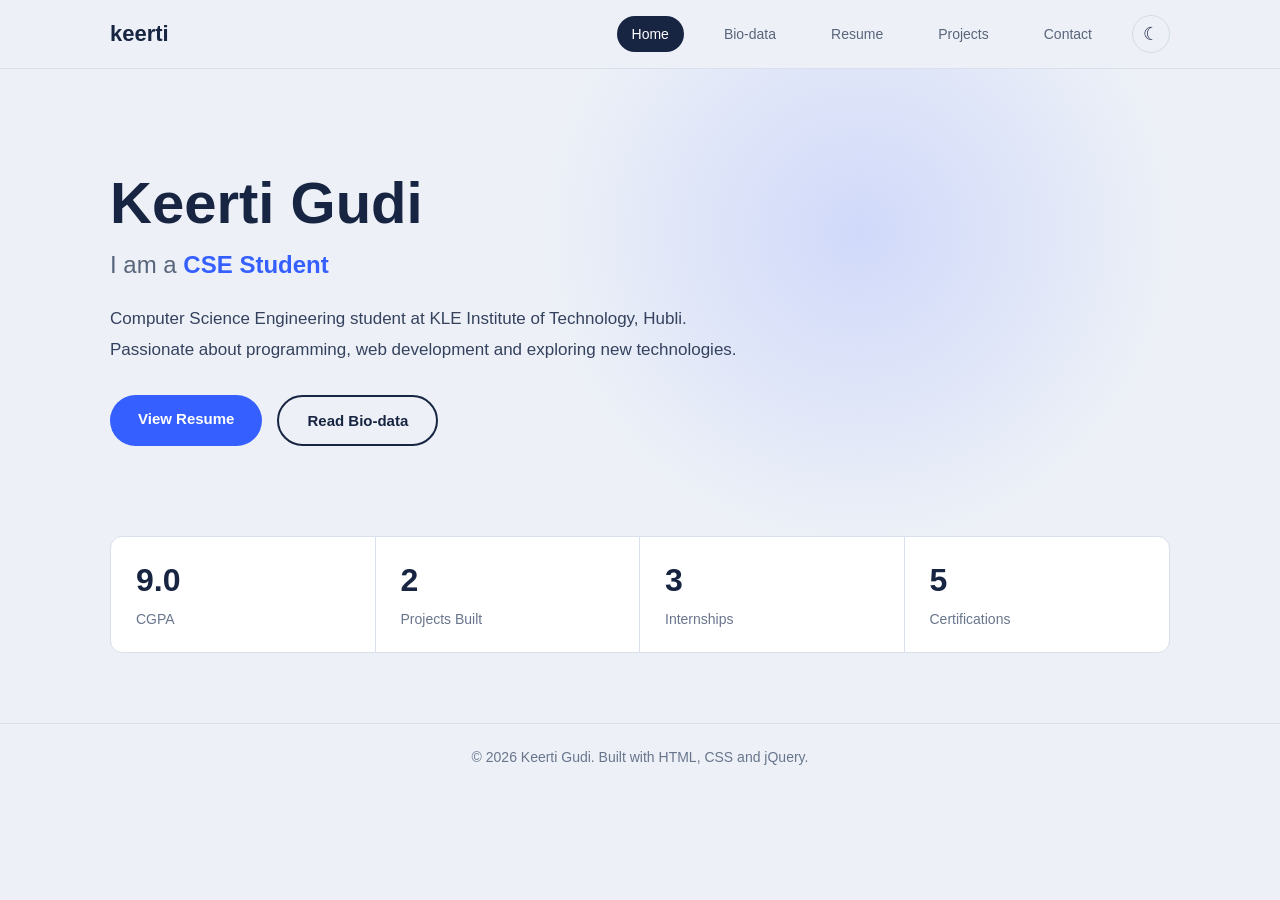
<file: index.html>
<!DOCTYPE html>
<html lang="en">
<head>
    <meta charset="UTF-8">
    <meta name="viewport" content="width=device-width, initial-scale=1.0">
    <title>Keerti Gudi | Portfolio</title>

    <link rel="stylesheet" href="style.css">
</head>

<body>

    <!-- Navigation Bar -->
    <header>
        <nav class="navbar">
            <a href="index.html" class="logo">keerti</a>

            <button class="menu-btn" id="menu-btn">☰</button>

            <ul class="nav-links" id="nav-links">
                <li><a href="index.html" class="active">Home</a></li>
                <li><a href="biodata.html">Bio-data</a></li>
                <li><a href="resume.html">Resume</a></li>
                <li><a href="projects.html">Projects</a></li>
                <li><a href="contact.html">Contact</a></li>
                <li><button id="theme-btn" class="theme-btn">☾</button></li>
            </ul>
        </nav>
    </header>

    <!-- Home Section -->
    <main>

        <section class="home-section">

            <div class="intro">

                <h1>Keerti Gudi</h1>

                <h2>
                    I am a
                    <span id="role-text">CSE Student</span>
                </h2>

                <p>
                    Computer Science Engineering student at
                    KLE Institute of Technology, Hubli.
                    Passionate about programming, web development
                    and exploring new technologies.
                </p>

                <div class="home-buttons">
                    <a href="resume.html" class="btn primary-btn">
                        View Resume
                    </a>

                    <a href="biodata.html" class="btn secondary-btn">
                        Read Bio-data
                    </a>
                </div>

            </div>

            <!-- Statistics Section -->
            <div class="stats">
<div class="stat-card">
    <h2>9.0</h2>
    <p>CGPA</p>
</div>

<div class="stat-card">
    <h2>2</h2>
    <p>Projects Built</p>
</div>

<div class="stat-card">
    <h2>3</h2>
    <p>Internships</p>
</div>

<div class="stat-card">
    <h2>5</h2>
    <p>Certifications</p>
</div>

</div>
        </section>

    </main>

    <!-- Footer -->
    <footer>
        <p>© 2026 Keerti Gudi. Built with HTML, CSS and jQuery.</p>
    </footer>

    <script src="https://code.jquery.com/jquery-3.7.1.min.js"></script>
    <script src="script.js"></script>

</body>
</html>
</file>
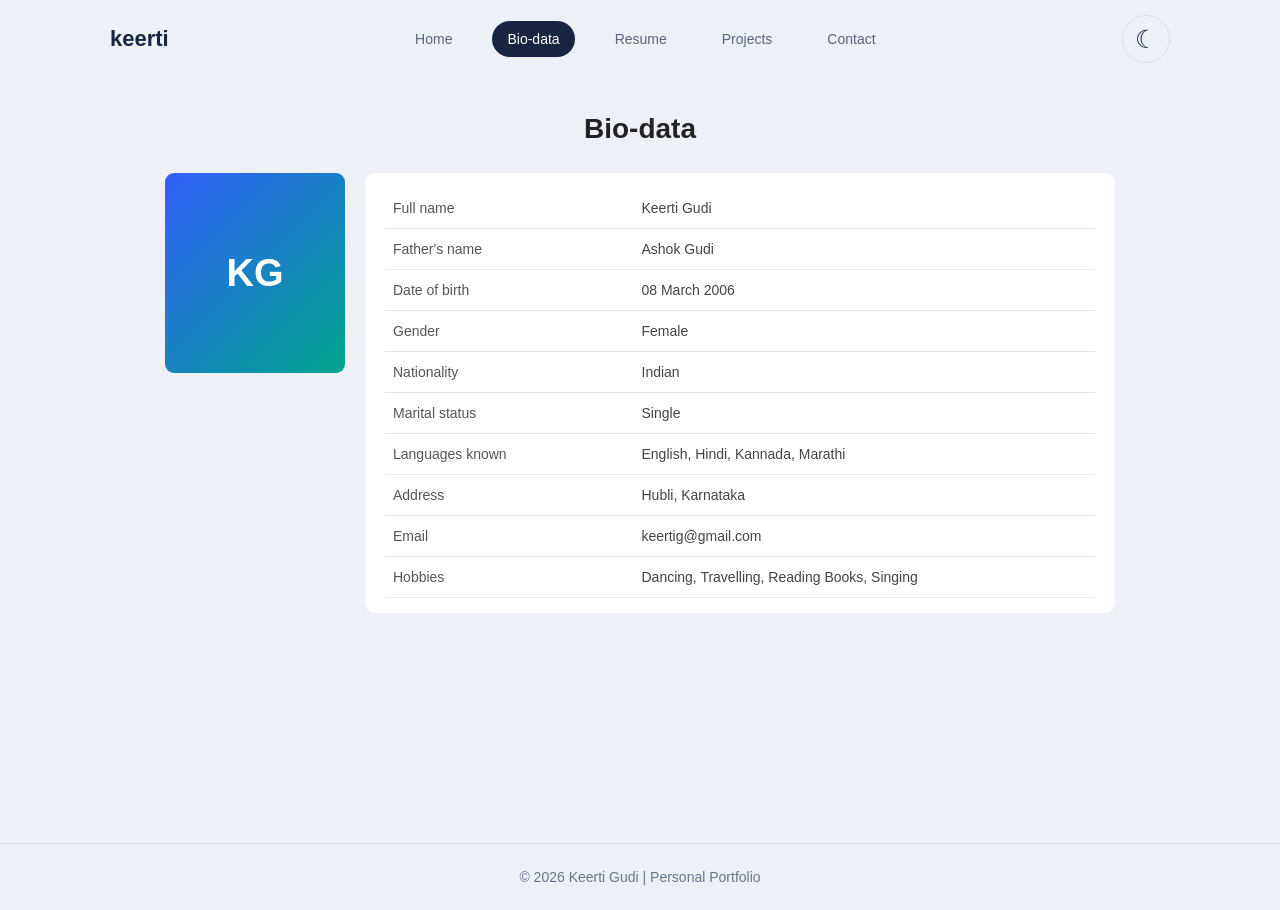
<file: biodata.html>
<!DOCTYPE html>
<html lang="en">
<head>
    <meta charset="UTF-8">
    <meta name="viewport" content="width=device-width, initial-scale=1.0">
    <title>Bio-data | Keerti</title>
    <link rel="stylesheet" href="style.css">
</head>
<body>

    <nav class="navbar">
        <a href="index.html" class="logo">keerti</a>

        <ul class="nav-links">
            <li><a href="index.html">Home</a></li>
            <li><a href="biodata.html" class="active">Bio-data</a></li>
            <li><a href="resume.html">Resume</a></li>
            <li><a href="projects.html">Projects</a></li>
            <li><a href="contact.html">Contact</a></li>
        </ul>
<button id="theme-btn" class="dark-mode-toggle">☾</button>
    </nav>

   
<section class="biodata-section">

    <h1>Bio-data</h1>

    <div class="biodata-container">

        <div class="biodata-initial">
            KG
        </div>

        <div class="biodata-details">

            <table class="biodata-table">
                <tr>
                    <td>Full name</td>
                    <td>Keerti Gudi</td>
                </tr>

                <tr>
                    <td>Father's name</td>
                    <td>Ashok Gudi</td>
                </tr>

                <tr>
                    <td>Date of birth</td>
                    <td>08 March 2006</td>
                </tr>

                <tr>
                    <td>Gender</td>
                    <td>Female</td>
                </tr>

                <tr>
                    <td>Nationality</td>
                    <td>Indian</td>
                </tr>

                <tr>
                    <td>Marital status</td>
                    <td>Single</td>
                </tr>

                <tr>
                    <td>Languages known</td>
                    <td>English, Hindi, Kannada, Marathi</td>
                </tr>

                <tr>
                    <td>Address</td>
                    <td>Hubli, Karnataka</td>
                </tr>

                <tr>
                    <td>Email</td>
                    <td>keertig@gmail.com</td>
                </tr>

                <tr>
                    <td>Hobbies</td>
                    <td>Dancing, Travelling, Reading Books, Singing</td>
                </tr>
            </table>

        </div>

    </div>

</section>


    <footer>
        <p>© 2026 Keerti Gudi | Personal Portfolio</p>
    </footer>

    <script src="https://code.jquery.com/jquery-3.7.1.min.js"></script>
<script src="script.js"></script>

</body>
</html>
</file>
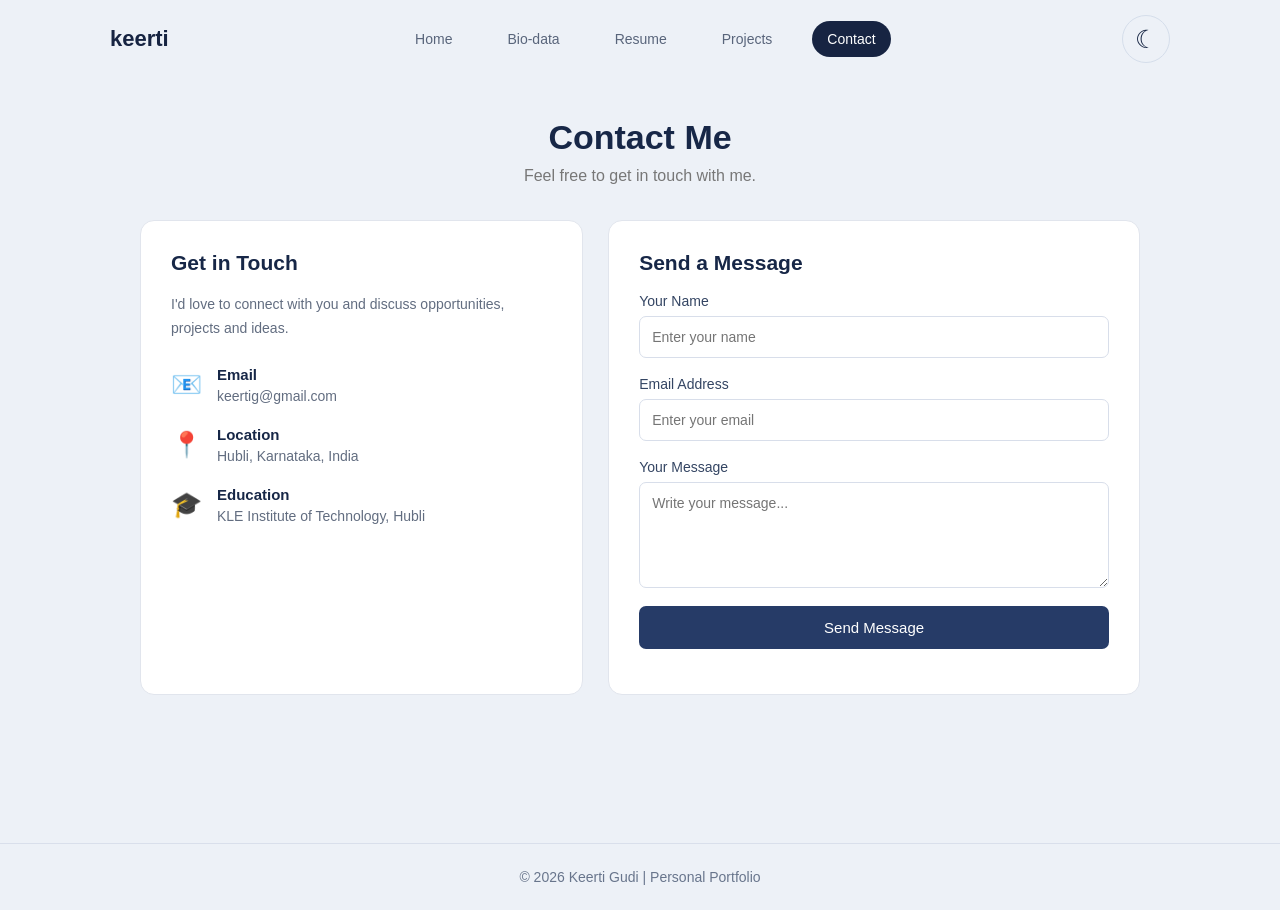
<file: contact.html>
<!DOCTYPE html>
<html lang="en">
<head>
    <meta charset="UTF-8">
    <meta name="viewport" content="width=device-width, initial-scale=1.0">
    <title>Contact | Keerti</title>
    <link rel="stylesheet" href="style.css">
</head>
<body>

    <nav class="navbar">
        <a href="index.html" class="logo">keerti</a>

        <ul class="nav-links">
            <li><a href="index.html">Home</a></li>
            <li><a href="biodata.html">Bio-data</a></li>
            <li><a href="resume.html">Resume</a></li>
            <li><a href="projects.html">Projects</a></li>
            <li><a href="contact.html" class="active">Contact</a></li>
        </ul>
<button id="theme-btn" class="dark-mode-toggle">☾</button>
    </nav>

    <section class="contact-section">

        <h1>Contact Me</h1>
        <p class="contact-subtitle">
            Feel free to get in touch with me.
        </p>

        <div class="contact-container">

            <!-- CONTACT INFORMATION -->
            <div class="contact-info">

                <h2>Get in Touch</h2>

                <p>
                    I'd love to connect with you and discuss
                    opportunities, projects and ideas.
                </p>

                <div class="contact-item">
                    <span>📧</span>
                    <div>
                        <h3>Email</h3>
                        <p>keertig@gmail.com</p>
                    </div>
                </div>

                <div class="contact-item">
                    <span>📍</span>
                    <div>
                        <h3>Location</h3>
                        <p>Hubli, Karnataka, India</p>
                    </div>
                </div>

                <div class="contact-item">
                    <span>🎓</span>
                    <div>
                        <h3>Education</h3>
                        <p>KLE Institute of Technology, Hubli</p>
                    </div>
                </div>

            </div>

            <!-- CONTACT FORM -->
            <div class="contact-form-card">

                <h2>Send a Message</h2>

                <form id="contactForm">

                    <label for="name">Your Name</label>
                    <input type="text" id="name"
                           placeholder="Enter your name" required>

                    <label for="email">Email Address</label>
                    <input type="email" id="email"
                           placeholder="Enter your email" required>

                    <label for="message">Your Message</label>
                    <textarea id="message" rows="5"
                              placeholder="Write your message..."
                              required></textarea>

                    <button type="submit">Send Message</button>

                    <p id="formMessage"></p>

                </form>

            </div>

        </div>

    </section>

    <footer>
        <p>© 2026 Keerti Gudi | Personal Portfolio</p>
    </footer>

    <script src="https://code.jquery.com/jquery-3.7.1.min.js"></script>
<script src="script.js"></script>

</body>
</html>
</file>
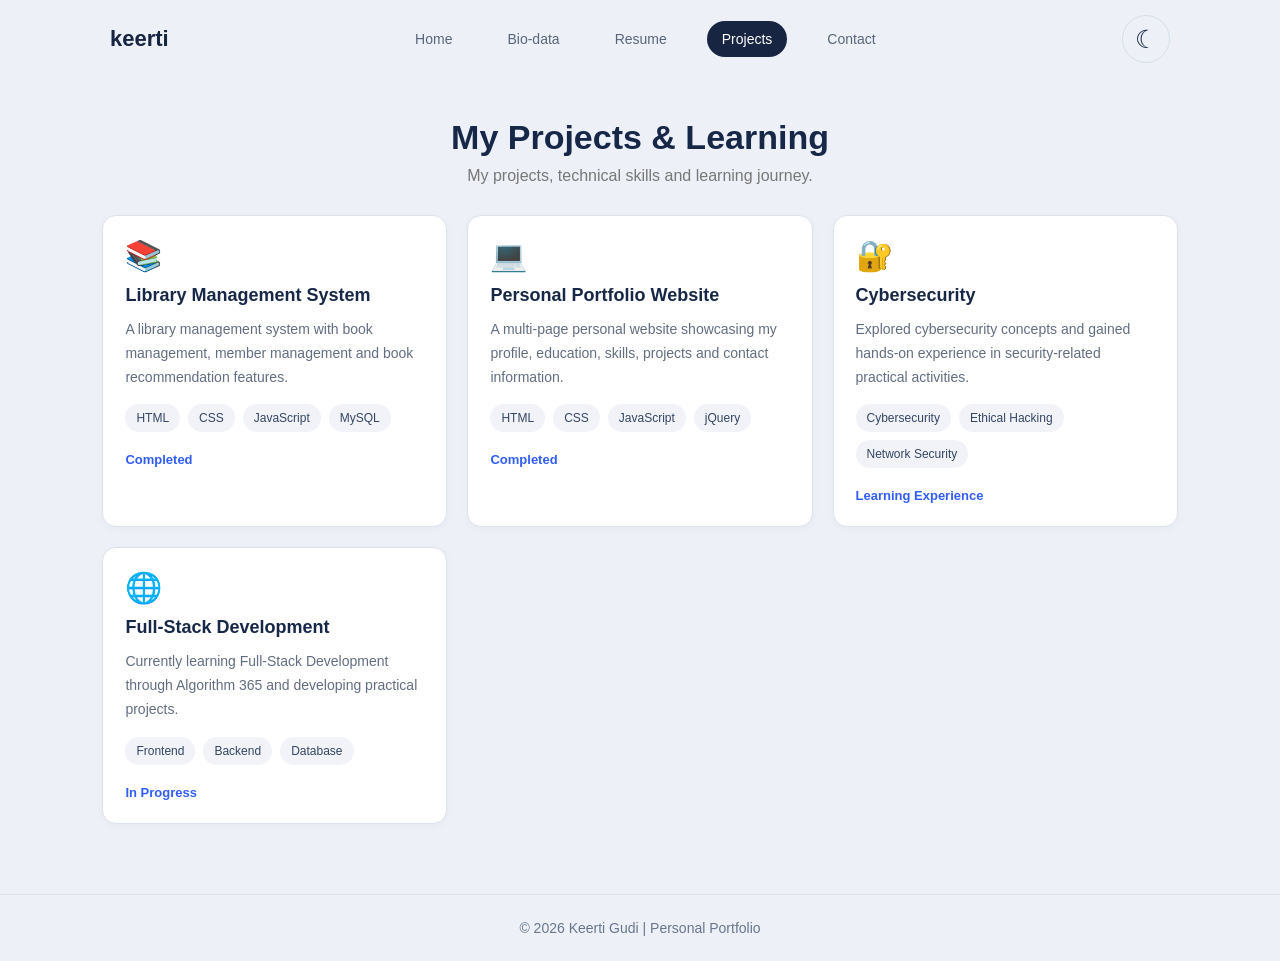
<file: projects.html>
<!DOCTYPE html>
<html lang="en">
<head>
    <meta charset="UTF-8">
    <meta name="viewport" content="width=device-width, initial-scale=1.0">
    <title>Projects | Keerti</title>
    <link rel="stylesheet" href="style.css">
</head>
<body>

    <nav class="navbar">
        <a href="index.html" class="logo">keerti</a>

        <ul class="nav-links">
            <li><a href="index.html">Home</a></li>
            <li><a href="biodata.html">Bio-data</a></li>
            <li><a href="resume.html">Resume</a></li>
            <li><a href="projects.html" class="active">Projects</a></li>
            <li><a href="contact.html">Contact</a></li>
        </ul>
<button id="theme-btn" class="dark-mode-toggle">☾</button>
    </nav>

   
<section class="projects-section">

    <h1>My Projects & Learning</h1>

    <p class="projects-subtitle">
        My projects, technical skills and learning journey.
    </p>

    <div class="projects-container">

        <div class="project-card">
            <div class="project-icon">📚</div>
            <h2>Library Management System</h2>
            <p>
                A library management system with book management,
                member management and book recommendation features.
            </p>
            <div class="project-tech">
                <span>HTML</span>
                <span>CSS</span>
                <span>JavaScript</span>
                <span>MySQL</span>
            </div>
            <span class="project-status">Completed</span>
        </div>

        <div class="project-card">
            <div class="project-icon">💻</div>
            <h2>Personal Portfolio Website</h2>
            <p>
                A multi-page personal website showcasing my profile,
                education, skills, projects and contact information.
            </p>
            <div class="project-tech">
                <span>HTML</span>
                <span>CSS</span>
                <span>JavaScript</span>
                <span>jQuery</span>
            </div>
            <span class="project-status">Completed</span>
        </div>

        <div class="project-card">
            <div class="project-icon">🔐</div>
            <h2>Cybersecurity</h2>
            <p>
                Explored cybersecurity concepts and gained hands-on
                experience in security-related practical activities.
            </p>
            <div class="project-tech">
                <span>Cybersecurity</span>
                <span>Ethical Hacking</span>
                <span>Network Security</span>
            </div>
            <span class="project-status">Learning Experience</span>
        </div>

        <div class="project-card">
            <div class="project-icon">🌐</div>
            <h2>Full-Stack Development</h2>
            <p>
                Currently learning Full-Stack Development through
                Algorithm 365 and developing practical projects.
            </p>
            <div class="project-tech">
                <span>Frontend</span>
                <span>Backend</span>
                <span>Database</span>
            </div>
            <span class="project-status">In Progress</span>
        </div>

    </div>

</section>


    <footer>
        <p>© 2026 Keerti Gudi | Personal Portfolio</p>
    </footer>

    <script src="https://code.jquery.com/jquery-3.7.1.min.js"></script>
<script src="script.js"></script>

</body>
</html>
</file>
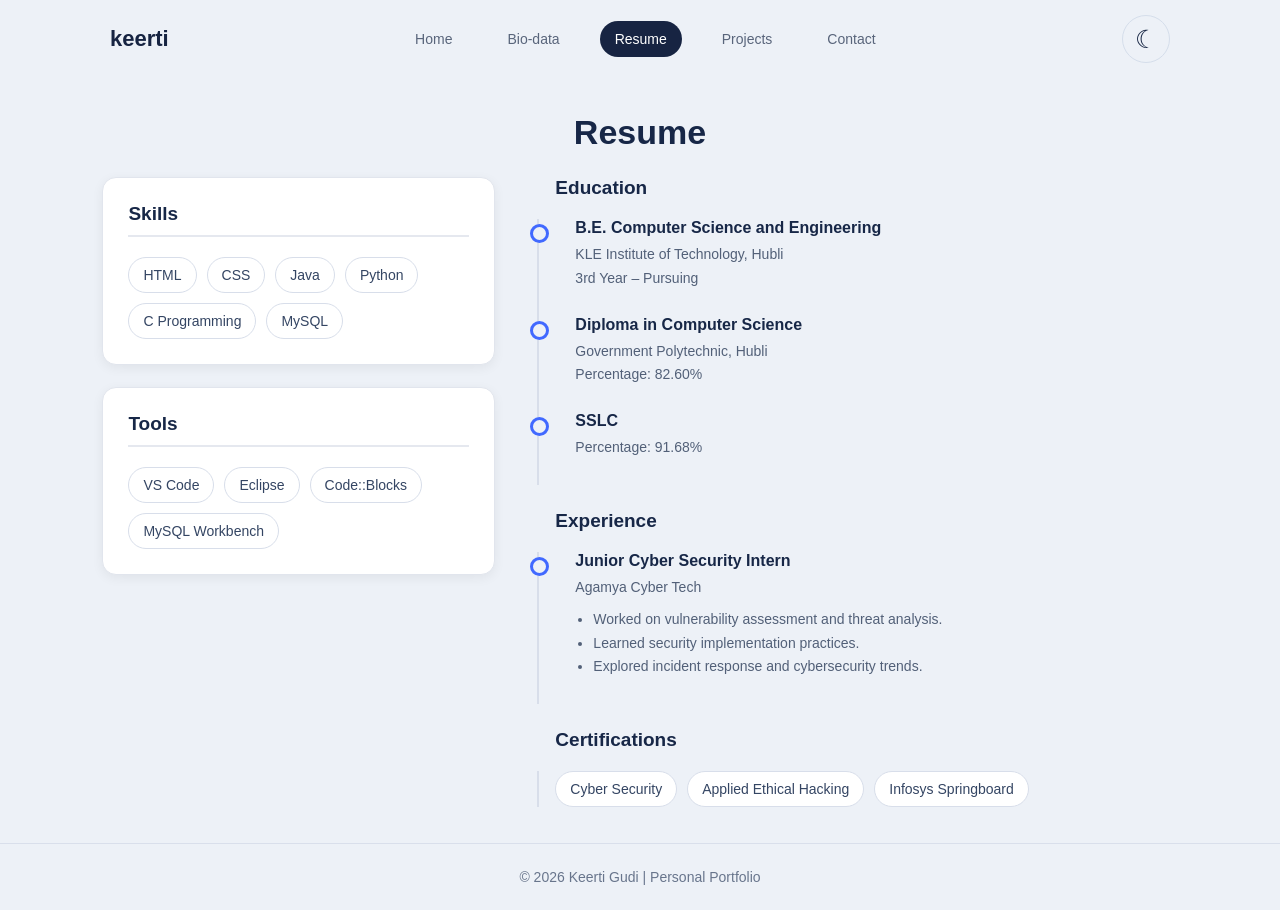
<file: resume.html>
<!DOCTYPE html>
<html lang="en">
<head>
    <meta charset="UTF-8">
    <meta name="viewport" content="width=device-width, initial-scale=1.0">
    <title>Resume | Keerti</title>
    <link rel="stylesheet" href="style.css">
</head>
<body>

    <nav class="navbar">
        <a href="index.html" class="logo">keerti</a>

        <ul class="nav-links">
            <li><a href="index.html">Home</a></li>
            <li><a href="biodata.html">Bio-data</a></li>
            <li><a href="resume.html" class="active">Resume</a></li>
            <li><a href="projects.html">Projects</a></li>
            <li><a href="contact.html">Contact</a></li>
        </ul>
    <button id="theme-btn" class="dark-mode-toggle">☾</button>
    </nav>

    <section class="resume-section">

        <h1>Resume</h1>

        <div class="resume-container">

            <!-- LEFT COLUMN -->
            <div class="resume-left">

                <div class="resume-card">
                    <h2>Skills</h2>

                    <div class="skill-tags">
                        <span>HTML</span>
                        <span>CSS</span>
                        <span>Java</span>
                        <span>Python</span>
                        <span>C Programming</span>
                        <span>MySQL</span>
                    </div>
                </div>

                <div class="resume-card">
                    <h2>Tools</h2>

                    <div class="skill-tags">
                        <span>VS Code</span>
                        <span>Eclipse</span>
                        <span>Code::Blocks</span>
                        <span>MySQL Workbench</span>
                    </div>
                </div>

            </div>

            <!-- RIGHT COLUMN -->
            <div class="resume-right">

                <div class="resume-timeline-section">
                    <h2>Education</h2>

                    <div class="timeline-item">
                        <h3>B.E. Computer Science and Engineering</h3>
                        <p>KLE Institute of Technology, Hubli</p>
                        <p>3rd Year – Pursuing</p>
                    </div>

                    <div class="timeline-item">
                        <h3>Diploma in Computer Science</h3>
                        <p>Government Polytechnic, Hubli</p>
                        <p>Percentage: 82.60%</p>
                    </div>

                    <div class="timeline-item">
                        <h3>SSLC</h3>
                        <p>Percentage: 91.68%</p>
                    </div>

                </div>

                <div class="resume-timeline-section">
                    <h2>Experience</h2>

                    <div class="timeline-item">
                        <h3>Junior Cyber Security Intern</h3>
                        <p>Agamya Cyber Tech</p>
                        <ul>
                            <li>Worked on vulnerability assessment and threat analysis.</li>
                            <li>Learned security implementation practices.</li>
                            <li>Explored incident response and cybersecurity trends.</li>
                        </ul>
                    </div>

                </div>

                <div class="resume-timeline-section">
                    <h2>Certifications</h2>

                    <div class="certificate-tags">
                        <span>Cyber Security</span>
                        <span>Applied Ethical Hacking</span>
                        <span>Infosys Springboard</span>
                    </div>

                </div>

            </div>

        </div>

        

    </section>

    <footer>
        <p>© 2026 Keerti Gudi | Personal Portfolio</p>
    </footer>

    <script src="https://code.jquery.com/jquery-3.7.1.min.js"></script>
<script src="script.js"></script>

</body>
</html>
</file>
<file: style.css>
/* General Styling */
* {
    margin: 0;
    padding: 0;
    box-sizing: border-box;
}

body {
    font-family: Arial, sans-serif;
    background-color: #edf1f7;
    color: #172442;
}

/* Navigation Bar */
header {
    border-bottom: 1px solid #d9dfeb;
}

.navbar {
    max-width: 1100px;
    margin: auto;
    padding: 15px 20px;
    display: flex;
    justify-content: space-between;
    align-items: center;
}

.logo {
    font-size: 22px;
    font-weight: bold;
    color: #172442;
    text-decoration: none;
}

.logo span {
    color: #3560ff;
}

.nav-links {
    display: flex;
    align-items: center;
    gap: 25px;
    list-style: none;
}

.nav-links a {
    text-decoration: none;
    color: #59657b;
    font-size: 14px;
    padding: 10px 15px;
    border-radius: 25px;
}

.nav-links a:hover,
.nav-links a.active {
    background-color: #172442;
    color: white;
}

.theme-btn,
.menu-btn {
    border: 1px solid #d4dce9;
    background: transparent;
    color: #172442;
    border-radius: 50%;
    width: 38px;
    height: 38px;
    cursor: pointer;
    font-size: 18px;
}

.menu-btn {
    display: none;
}

/* Home Section */
.home-section {
    max-width: 1100px;
    margin: auto;
    padding: 100px 20px 70px;
    background:
        radial-gradient(circle at 70% 25%,
        #d0d9fa 0%, transparent 35%);
}

.intro {
    max-width: 700px;
}

.intro h1 {
    font-size: 58px;
    margin-bottom: 15px;
    color: #172442;
}

.intro h2 {
    font-size: 24px;
    font-weight: normal;
    color: #59657b;
    margin-bottom: 25px;
}

#role-text {
    color: #3560ff;
    font-weight: bold;
}

.intro p {
    font-size: 17px;
    line-height: 1.8;
    color: #35425e;
    max-width: 650px;
}

/* Buttons */
.home-buttons {
    display: flex;
    gap: 15px;
    margin-top: 30px;
}

.btn {
    display: inline-block;
    text-decoration: none;
    padding: 15px 28px;
    border-radius: 30px;
    font-weight: bold;
    font-size: 15px;
}

.primary-btn {
    background-color: #3560ff;
    color: white;
}

.primary-btn:hover {
    background-color: #244bd5;
}

.secondary-btn {
    border: 2px solid #172442;
    color: #172442;
}

.secondary-btn:hover {
    background-color: #172442;
    color: white;
}

/* Statistics */
.stats {
    display: grid;
    grid-template-columns: repeat(4, 1fr);
    background-color: white;
    margin-top: 90px;
    border: 1px solid #d9dfeb;
    border-radius: 12px;
    overflow: hidden;
}

.stat-card {
    padding: 25px;
    border-right: 1px solid #d9dfeb;
}

.stat-card:last-child {
    border-right: none;
}

.stat-card h2 {
    font-size: 32px;
    margin-bottom: 12px;
}

.stat-card p {
    color: #68758c;
    font-size: 14px;
}

/* Footer */
footer {
    border-top: 1px solid #d9dfeb;
    text-align: center;
    padding: 25px;
    color: #68758c;
    font-size: 14px;
}

/* Mobile View */
@media (max-width: 650px) {

    .navbar {
        padding: 15px 20px;
    }

    .menu-btn {
        display: block;
    }

    .nav-links {
        display: none;
        flex-direction: column;
        position: absolute;
        top: 65px;
        right: 15px;
        background: white;
        padding: 20px;
        border-radius: 10px;
        box-shadow: 0 5px 20px rgba(0,0,0,0.1);
        z-index: 10;
    }

    .nav-links.show {
        display: flex;
    }

    .home-section {
        padding: 90px 25px 50px;
    }

    .intro h1 {
        font-size: 40px;
    }

    .intro h2 {
        font-size: 19px;
    }

    .intro p {
        font-size: 15px;
    }

    .home-buttons {
        flex-wrap: wrap;
    }

    .btn {
        padding: 13px 20px;
    }

    .stats {
        grid-template-columns: repeat(2, 1fr);
        margin-top: 65px;
    }

    .stat-card {
        border-bottom: 1px solid #d9dfeb;
    }

}

/* Dark Mode */

body.dark-mode {
    background-color: #111827;
    color: #f1f5f9;
}

.dark-mode .logo,
.dark-mode .intro h1,
.dark-mode .stat-card h2 {
    color: #f1f5f9;
}

.dark-mode .intro p,
.dark-mode .intro h2,
.dark-mode .stat-card p {
    color: #cbd5e1;
}

.dark-mode .navbar a {
    color: #cbd5e1;
}

.dark-mode .navbar a.active {
    background-color: #3560ff;
    color: white;
}

.dark-mode .stats,
.dark-mode .stat-card,
.dark-mode .nav-links {
    background-color: #1e293b;
}

.dark-mode .stat-card {
    border-color: #475569;
}

.dark-mode header,
.dark-mode footer {
    border-color: #475569;
}

.dark-mode .secondary-btn {
    color: white;
    border-color: white;
}

.dark-mode .theme-btn,
.dark-mode .menu-btn {
    color: white;
    border-color: #475569;
}

.dark-mode .home-section {
    background:
        radial-gradient(circle at 70% 25%,
        #283b70 0%, transparent 35%);
}


/* BIO-DATA PAGE */

.biodata-section {
    background-color: #edf1f7;
    min-height: 85vh;
    padding: 35px 8%;
}

.biodata-section h1 {
    font-size: 28px;
    color: #222;
    margin-bottom: 28px;
    text-align: center;
}

.biodata-container {
    display: flex;
    align-items: flex-start;
    justify-content: center;
    gap: 20px;
    max-width: 950px;
    margin: 0 auto;
}
.biodata-initial {
    width: 180px;
    height: 200px;
    flex-shrink: 0;
    background: linear-gradient(135deg, #315efb, #00a68c);
    color: white;
    border-radius: 9px;
    display: flex;
    align-items: center;
    justify-content: center;
    font-size: 38px;
    font-weight: bold;
}

.biodata-details {
    background: white;
    padding: 15px 20px;
    border-radius: 9px;
    flex: 1;
}

.biodata-table {
    width: 100%;
    border-collapse: collapse;
    text-align: left;
}

.biodata-table td {
    padding: 12px 8px;
    border-bottom: 1px solid #e5e5e5;
    font-size: 14px;
    color: #444;
}

.biodata-table td:first-child {
    width: 35%;
    color: #555;
}

@media (max-width: 650px) {
    .biodata-container {
        flex-direction: column;
    }

    .biodata-initial {
        width: 100%;
        height: 130px;
    }

    .biodata-details {
        width: 100%;
        box-sizing: border-box;
    }
}


/* RESUME PAGE */

.resume-section {
    background: #edf1f7;
    padding: 35px 8%;
    min-height: 85vh;
}

.resume-section h1 {
    text-align: center;
    font-size: 30px;
    color: #222;
    margin-bottom: 8px;
}

.resume-subtitle {
    text-align: center;
    color: #777;
    margin-bottom: 30px;
}

.resume-container {
    display: grid;
    grid-template-columns: 1fr 1fr;
    gap: 25px;
    max-width: 1050px;
    margin: auto;
    align-items: start;
}

.resume-left,
.resume-right {
    display: flex;
    flex-direction: column;
    gap: 20px;
}

.resume-card {
    background: white;
    padding: 22px;
    border-radius: 9px;
    box-shadow: 0 3px 12px rgba(0,0,0,0.06);
}

.resume-card h2 {
    font-size: 18px;
    color: #263b67;
    border-bottom: 2px solid #e5e8ef;
    padding-bottom: 10px;
    margin-bottom: 15px;
}

.resume-card p {
    font-size: 14px;
    line-height: 1.7;
    color: #444;
    margin-bottom: 8px;
}

.resume-item {
    margin-bottom: 18px;
}

.resume-item h3 {
    font-size: 15px;
    color: #222;
    margin-bottom: 6px;
}

.resume-item ul {
    padding-left: 20px;
    margin-top: 8px;
}

.resume-item li {
    font-size: 14px;
    color: #444;
    line-height: 1.8;
    margin-bottom: 5px;
}

.resume-download {
    display: block;
    margin: 30px auto 10px;
    padding: 12px 25px;
    background: #263b67;
    color: white;
    border: none;
    border-radius: 6px;
    font-size: 15px;
    cursor: pointer;
}

.resume-download:hover {
    background: #172747;
}

@media (max-width: 700px) {
    .resume-container {
        grid-template-columns: 1fr;
    }
}

@media print {
    .navbar,
    footer,
    .resume-download {
        display: none;
    }

    .resume-section {
        background: white;
        padding: 15px;
    }

    .resume-container {
        grid-template-columns: 1fr 1fr;
    }

    .resume-card {
        box-shadow: none;
        border: 1px solid #ddd;
        break-inside: avoid;
    }
}

/* RESUME PAGE */

.resume-section {
    background: #edf1f7;
    min-height: 85vh;
    padding: 35px 8%;
}

.resume-section h1 {
    font-size: 34px;
    color: #172747;
    margin-bottom: 25px;
}

.resume-container {
    display: grid;
    grid-template-columns: 0.85fr 1.4fr;
    gap: 35px;
    max-width: 1100px;
    margin: auto;
    align-items: start;
}

.resume-left {
    display: flex;
    flex-direction: column;
    gap: 22px;
}

.resume-right {
    display: flex;
    flex-direction: column;
    gap: 25px;
}

.resume-card {
    background: white;
    padding: 25px;
    border-radius: 14px;
    border: 1px solid #e1e5ed;
}

.resume-card h2,
.resume-timeline-section h2 {
    font-size: 19px;
    color: #172747;
    margin-bottom: 20px;
}

/* SKILLS AND TOOLS */

.skill-tags,
.certificate-tags {
    display: flex;
    flex-wrap: wrap;
    gap: 10px;
}

.skill-tags span,
.certificate-tags span {
    background: white;
    border: 1px solid #d8deea;
    color: #344563;
    padding: 9px 14px;
    border-radius: 25px;
    font-size: 14px;
}

/* EDUCATION AND EXPERIENCE */

.resume-timeline-section {
    position: relative;
    padding-left: 25px;
}

.resume-timeline-section::before {
    content: "";
    position: absolute;
    left: 7px;
    top: 42px;
    bottom: 0;
    width: 2px;
    background: #d8deea;
}

.timeline-item {
    position: relative;
    margin-bottom: 25px;
    padding-left: 20px;
}

.timeline-item::before {
    content: "";
    position: absolute;
    left: -25px;
    top: 5px;
    width: 13px;
    height: 13px;
    border: 3px solid #4169ff;
    background: #edf1f7;
    border-radius: 50%;
}

.timeline-item h3 {
    color: #172747;
    font-size: 16px;
    margin-bottom: 6px;
}

.timeline-item p,
.timeline-item li {
    color: #526078;
    font-size: 14px;
    line-height: 1.7;
}

.timeline-item ul {
    padding-left: 18px;
    margin-top: 8px;
}



/* MOBILE VIEW */

@media (max-width: 700px) {
    .resume-container {
        grid-template-columns: 1fr;
    }
}

/* PRINT */

@media print {
    .navbar,
    footer,

    .resume-section {
        background: white;
        padding: 15px;
    }

    .resume-container {
        grid-template-columns: 0.85fr 1.4fr;
    }

    .resume-card {
        break-inside: avoid;
    }
}

/* PROJECTS PAGE */

.projects-section {
    background: #edf1f7;
    min-height: 85vh;
    padding: 40px 8%;
}

.projects-section h1 {
    text-align: center;
    font-size: 34px;
    color: #172747;
    margin-bottom: 10px;
}

.projects-subtitle {
    text-align: center;
    color: #777;
    margin-bottom: 30px;
}

/* FILTER BUTTONS */

.project-filters {
    display: flex;
    justify-content: center;
    flex-wrap: wrap;
    gap: 12px;
    margin-bottom: 35px;
}

.filter-btn {
    padding: 10px 20px;
    border: 1px solid #d8deea;
    border-radius: 25px;
    background: white;
    color: #344563;
    cursor: pointer;
    font-size: 14px;
}

.filter-btn.active,
.filter-btn:hover {
    background: #172747;
    color: white;
}

/* PROJECT CARDS */

.projects-container {
    display: grid;
    grid-template-columns: repeat(2, minmax(0, 1fr));
    gap: 25px;
    max-width: 1000px;
    margin: auto;
}

.project-card {
    background: white;
    padding: 25px;
    border-radius: 14px;
    border: 1px solid #e1e5ed;
    box-shadow: 0 3px 12px rgba(0,0,0,0.05);
}

.project-icon {
    font-size: 35px;
    margin-bottom: 15px;
}

.project-category {
    display: inline-block;
    background: #eaf0ff;
    color: #315efb;
    padding: 6px 12px;
    border-radius: 20px;
    font-size: 12px;
    margin-bottom: 15px;
}

.project-card h2 {
    color: #172747;
    font-size: 19px;
    margin-bottom: 12px;
}

.project-card p {
    color: #626d80;
    font-size: 14px;
    line-height: 1.7;
    margin-bottom: 18px;
}

/* TECHNOLOGY TAGS */

.project-tech {
    display: flex;
    flex-wrap: wrap;
    gap: 8px;
    margin-bottom: 20px;
}

.project-tech span {
    background: #f1f3f8;
    color: #344563;
    padding: 7px 11px;
    border-radius: 20px;
    font-size: 12px;
}

/* DETAILS BUTTON */

.details-btn {
    background: #263b67;
    color: white;
    border: none;
    padding: 10px 18px;
    border-radius: 6px;
    cursor: pointer;
    font-size: 14px;
}

.details-btn:hover {
    background: #172747;
}

/* PROJECT DETAILS */

.project-details {
    display: none;
    margin-top: 18px;
    padding-top: 15px;
    border-top: 1px solid #e5e8ef;
}

.project-details h3 {
    font-size: 15px;
    color: #172747;
    margin-bottom: 10px;
}

.project-details ul {
    padding-left: 20px;
}

.project-details li {
    color: #626d80;
    font-size: 13px;
    line-height: 1.8;
}

/* MOBILE VIEW */

@media (max-width: 700px) {
    .projects-container {
        grid-template-columns: 1fr;
    }
}


/* PROJECT CARD GRID */

.projects-container {
    display: grid;
    grid-template-columns: repeat(3, minmax(0, 1fr));
    gap: 20px;
    max-width: 1100px;
    margin: 30px auto;
}

.project-card {
    background: white;
    padding: 22px;
    border: 1px solid #dce2ec;
    border-radius: 14px;
    box-shadow: 0 2px 8px rgba(0,0,0,0.03);
}

.project-card h2 {
    color: #172747;
    font-size: 18px;
    margin-bottom: 12px;
}

.project-card p {
    color: #626d80;
    font-size: 14px;
    line-height: 1.7;
    margin-bottom: 15px;
}

.project-icon {
    font-size: 30px;
    margin-bottom: 12px;
}

.project-tech {
    display: flex;
    flex-wrap: wrap;
    gap: 8px;
    margin-bottom: 15px;
}

.project-tech span {
    background: #f1f3f8;
    color: #344563;
    padding: 7px 11px;
    border-radius: 20px;
    font-size: 12px;
}

.project-status {
    display: inline-block;
    color: #315efb;
    font-size: 13px;
    font-weight: bold;
    margin-top: 5px;
}

@media (max-width: 800px) {
    .projects-container {
        grid-template-columns: repeat(2, minmax(0, 1fr));
    }
}

@media (max-width: 550px) {
    .projects-container {
        grid-template-columns: 1fr;
    }
}

/* CONTACT PAGE */

.contact-section {
    background: #edf1f7;
    min-height: 85vh;
    padding: 40px 8%;
}

.contact-section h1 {
    text-align: center;
    font-size: 34px;
    color: #172747;
    margin-bottom: 10px;
}

.contact-subtitle {
    text-align: center;
    color: #777;
    margin-bottom: 35px;
}

.contact-container {
    display: grid;
    grid-template-columns: 1fr 1.2fr;
    gap: 25px;
    max-width: 1000px;
    margin: auto;
}

.contact-info,
.contact-form-card {
    background: white;
    padding: 30px;
    border-radius: 14px;
    border: 1px solid #e1e5ed;
}

.contact-info h2,
.contact-form-card h2 {
    color: #172747;
    font-size: 21px;
    margin-bottom: 18px;
}

.contact-info > p {
    color: #626d80;
    font-size: 14px;
    line-height: 1.7;
    margin-bottom: 25px;
}

.contact-item {
    display: flex;
    align-items: center;
    gap: 15px;
    margin-bottom: 22px;
}

.contact-item span {
    font-size: 25px;
}

.contact-item h3 {
    color: #172747;
    font-size: 15px;
    margin-bottom: 5px;
}

.contact-item p {
    color: #626d80;
    font-size: 14px;
}

/* CONTACT FORM */

.contact-form-card form {
    display: flex;
    flex-direction: column;
}

.contact-form-card label {
    color: #344563;
    font-size: 14px;
    margin-bottom: 7px;
}

.contact-form-card input,
.contact-form-card textarea {
    padding: 12px;
    border: 1px solid #d8deea;
    border-radius: 7px;
    font-family: Arial, sans-serif;
    font-size: 14px;
    margin-bottom: 18px;
    outline: none;
}

.contact-form-card input:focus,
.contact-form-card textarea:focus {
    border-color: #4169ff;
}

.contact-form-card textarea {
    resize: vertical;
}

.contact-form-card button {
    background: #263b67;
    color: white;
    border: none;
    padding: 13px;
    border-radius: 7px;
    font-size: 15px;
    cursor: pointer;
}

.contact-form-card button:hover {
    background: #172747;
}

#formMessage {
    margin-top: 15px;
    font-size: 14px;
    font-weight: bold;
}

/* MOBILE VIEW */

@media (max-width: 700px) {
    .contact-container {
        grid-template-columns: 1fr;
    }
}
/* DARK MODE BUTTON */

/* DARK MODE BUTTON */

.dark-mode-toggle {
    width: 48px;
    height: 48px;
    background: transparent;
    color: #172644;
    border: 1px solid #d5deeb;
    border-radius: 50%;
    padding: 0;
    cursor: pointer;
    font-size: 25px;
    font-weight: normal;
    display: flex;
    align-items: center;
    justify-content: center;
    box-shadow: none;
}
/* DARK MODE */

body.dark-mode {
    background: #121827;
    color: #f1f1f1;
}

body.dark-mode .biodata-section,
body.dark-mode .resume-section,
body.dark-mode .projects-section,
body.dark-mode .contact-section {
    background: #121827;
}

body.dark-mode .biodata-card,
body.dark-mode .biodata-details,
body.dark-mode .resume-card,
body.dark-mode .project-card,
body.dark-mode .learning-card,
body.dark-mode .contact-info,
body.dark-mode .contact-form-card {
    background: #202b3d;
    border-color: #37445a;
}

body.dark-mode h1,
body.dark-mode h2,
body.dark-mode h3,
body.dark-mode p,
body.dark-mode td,
body.dark-mode th,
body.dark-mode li {
    color: #f1f1f1;
}

body.dark-mode .navbar {
    background: #202b3d;
}

body.dark-mode footer {
    background: #202b3d;
    color: #f1f1f1;
}

body.dark-mode input,
body.dark-mode textarea {
    background: #202b3d;
    color: white;
    border-color: #526078;
}

/* Keep header and footer consistent on every page */
.navbar {
    max-width: 1100px;
    margin: auto;
    padding: 15px 20px;
    display: flex;
    justify-content: space-between;
    align-items: center;
    box-sizing: border-box;
}

footer {
    border-top: 1px solid #d9dfeb;
    text-align: center;
    padding: 25px;
    color: #68758c;
    font-size: 14px;
    box-sizing: border-box;
}
</file>
